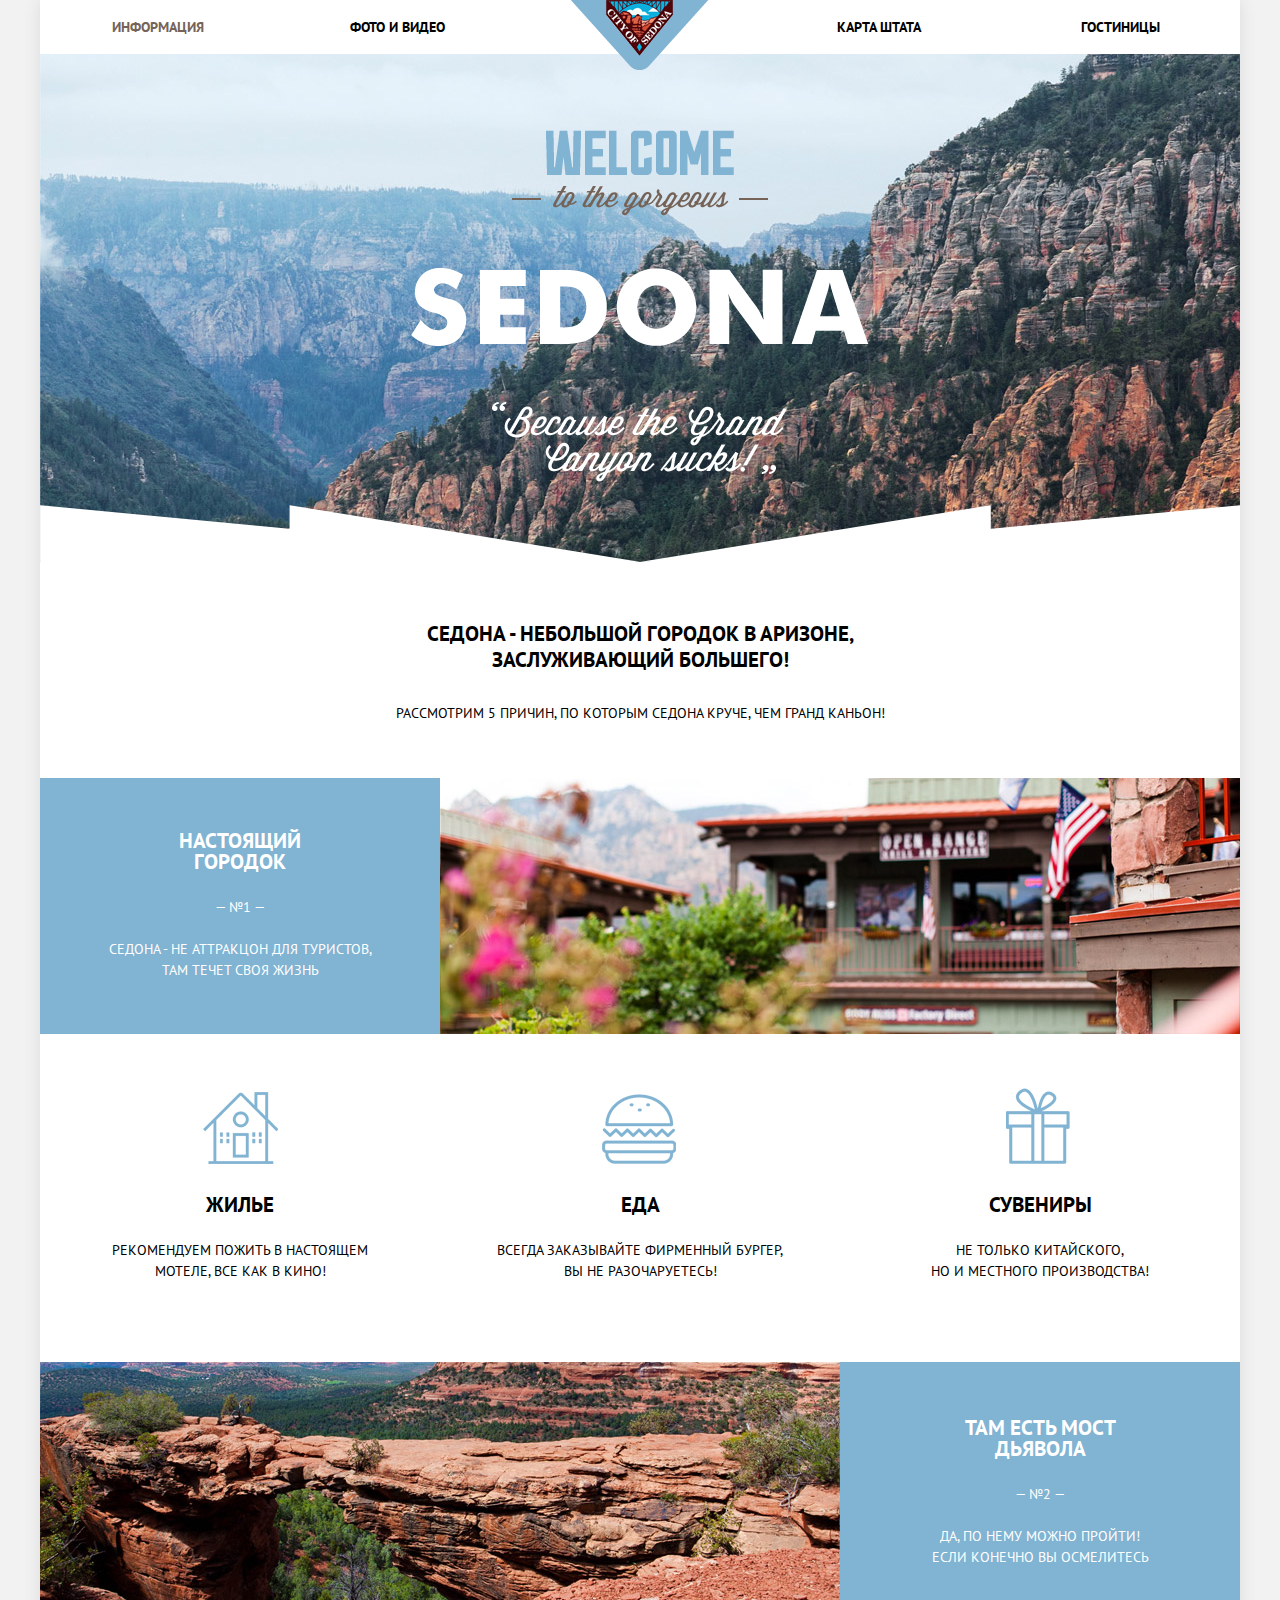
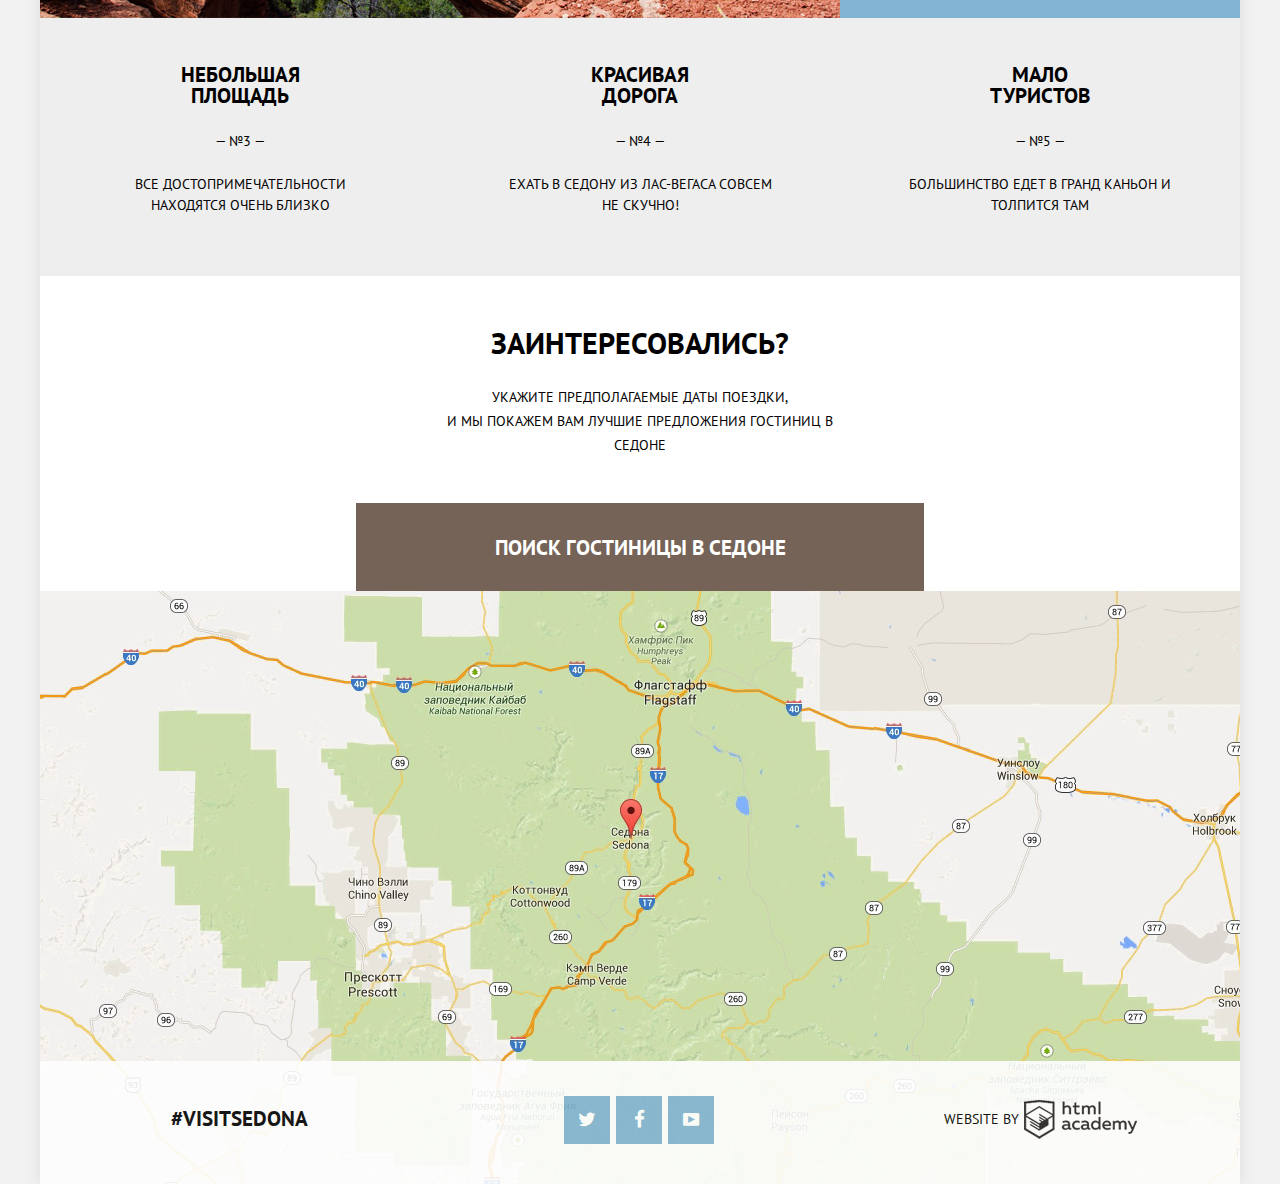
<file: index.html>
<!DOCTYPE html>
<html lang="ru">
    <head>
        <meta charset="utf-8">
        <title>Welcome to Sedona!</title>
        <link rel="stylesheet" type="text/css" href="css/normalize.css">
        <link rel="stylesheet" type="text/css" href="css/style.min.css">
        <link href='https://fonts.googleapis.com/css?family=PT+Sans:400,700&subset=latin,cyrillic' rel='stylesheet' type='text/css'>
    </head>
    <body>
        <div class="container">
            <header>
                <nav class="navigation wrapper">
                    <ul class="clearfix">
                        <li class="navigation-left">
                            <a class="navigation-link margin-item-left navigation-link-active" href="#">Информация</a>
                            <a class="navigation-link" href="#">Фото и видео</a>
                        </li>
                        <li class="header-logo"><img src="img/logo.png" width="138" height="70" alt="logo"></li>
                        <li class="navigation-right">
                            <a class="navigation-link margin-item-right" href="#">Карта штата</a>
                            <a class="navigation-link" href="hotels.html">Гостиницы</a>
                        </li>
                    </ul>
                </nav>
                <div class="header-promo">
                    <img class="header-promo-text" src="img/bg_promo_text.png" width="458" height="352" alt="Welcome to the gorgeous Sedona! Because the Grand Canyon sucks">
                </div>
            </header>
            <main>
                <div class="promo">
                    <h1 class="header-text-bold">Седона - небольшой городок в Аризоне, заслуживающий большего!</h1>
                    <p class="promo-text">Рассмотрим 5 причин, по которым Седона круче, чем Гранд Каньон!</p>
                </div>
                <div class="features">
                    <div class="feature-block clearfix">
                        <div class="feature-description">
                            <h2 class="feature-header">Настоящий городок</h2>
                            <div>— №1 —</div>
                            <p>Седона - не аттракцон для туристов, там течет своя жизнь</p>
                        </div>
                        <div class="feature-pic">
                            <img src="img/bg_block_city.jpg" width="800" height="256" alt="Picture of city">
                        </div>
                    </div>
                    <div class="reasons clearfix">
                        <div class="reason">
                            <h2 class="feature-header reason-house">Жилье</h2>
                            <p>Рекомендуем пожить в настоящем мотеле, все как в кино!</p>
                        </div>
                        <div class="reason">
                            <h2 class="feature-header reason-food">Еда</h2>
                            <p>Всегда заказывайте ФИРМЕННЫЙ БУРГЕР, Вы НЕ разочаруетесь!</p>
                        </div>
                        <div class="reason">
                            <h2 class="feature-header reason-gift">Сувениры</h2>
                            <p class="reason-gift-top">Не только китайского,</p>
                            <p class="reason-gift-bottom">но и местного производства!</p>
                        </div>
                    </div>
                    <div class="feature-block clearfix">
                        <div class="feature-pic">
                            <img src="img/bg_block_bridge.jpg" width="800" height="256" alt="Picture of mountain bridge">
                        </div>
                        <div class="feature-description feature-description-bridge">
                            <h2 class="feature-header">Там есть мост дьявола</h2>
                            <div>— №2 —</div>
                            <p class="feature-text-bridge">Да, по нему можно пройти! Если конечно вы осмелитесь</p>
                        </div>
                    </div>
                    <div class="reasons clearfix">
                        <div class="feature">
                            <h2 class="feature-header">Небольшая площадь</h2>
                            <div>— №3 — </div>
                            <p class="feature-text">ВСЕ достопримечательности находятся очень близко</p>
                        </div>
                        <div class="feature">
                            <h2 class="feature-header">Красивая дорога</h2>
                            <div>— №4 —</div>
                            <p class="feature-text">ЕХАТЬ В СЕДОНУ ИЗ ЛАС-ВЕГАСА совсем не скучно!</p>
                        </div>
                        <div class="feature">
                            <h2 class="feature-header">Мало туристов</h2>
                            <div>— №5 —</div>
                            <p class="feature-text">Большинство едет в гранд каньон и толпится там</p>
                        </div>
                    </div>
                </div>
                <div class="offer">
                    <div class="offer-text">
                        <p class="offer-header">Заинтересовались?</p>
                        <p class="offer-text-top">Укажите предполагаемые даты поездки,</p>
                        <p class="offer-text-bottom">и мы покажем вам лучшие предложения гостиниц в Седоне</p>
                    </div>
                    <div class="offer-form">
                        <a href="offer-form.html" class="offer-form-btn-big header-text-bold btn-brown">Поиск гостиницы в Седоне</a>
                        <form class="offer-form-popup" action="https://echo.sedona.ru" method="post">
                            <div class="form-movein">
                                <label for="date-movein">Дата заезда:</label>
                                <div class="form-date-input-top">
                                    <input type="text" name="movein" id="date-movein">
                                    <button type="button" class="icon-calendar"></button>
                                </div>                                
                            </div>
                            <div class="form-moveout">
                                <label for="date-moveout">Дата выезда:</label>
                                <div class="form-date-input-bottom">
                                    <input type="text" name="moveout" id="date-moveout">
                                    <button type="button" class="icon-calendar"></button>
                                </div>
                            </div>
                            <div class="form-adult-kids">
                                <div class="form-adult">
                                    <label for="adult">взрослые:</label>
                                    <div class="form-adult-input">
                                        <button type="button" class="icon-minus"></button>
                                        <input type="text" value="2" id="adult">
                                        <button type="button" class="icon-plus"></button>
                                    </div>
                                </div>
                                <div class="form-kids">
                                    <label for="kids">дети:</label>
                                    <div class="form-kids-input">
                                        <button type="button" class="icon-minus"></button>
                                        <input type="text" value="0" id="kids">
                                        <button type="button" class="icon-plus"></button>
                                    </div>
                                </div>
                            </div>
                            <div class="offer-form-btn">
                                <input class="offer-form-close header-text-bold btn-blue" type="submit" value="НАЙТИ">
                            </div>
                        </form>
                    </div>
                </div>
            </main>
            <footer>
                <div class="offer-map" id="yandex-map">
                    <div class="footer-container">
                        <div class="wrapper clearfix">
                            <div class="hashtag header-text-bold">
                                <a href="#">#visitsedona</a>
                            </div>
                            <div class="footer-social">
                                <a class="social-btn icon-twitter btn-blue" href="#"></a>
                                <a class="social-btn icon-facebook btn-blue" href="#"></a>
                                <a class="social-btn icon-youtube btn-blue" href="#"></a>
                            </div>
                            <div class="author">
                                <a href="#">WEBSITE BY</a>
                            </div>
                        </div>
                    </div>
                </div>
            </footer>
        </div>
        <script src="js/offer-form-popup.min.js"></script>
        <script type="text/javascript" charset="utf-8" src="https://api-maps.yandex.ru/services/constructor/1.0/js/?sid=YBvOj0jR_fzQ-mVKfm0ZdWY4Skc4Q2Yt&width=1200&height=594&lang=ru_RU&sourceType=constructor&id=yandex-map"></script>
    </body>
</html>
</file>
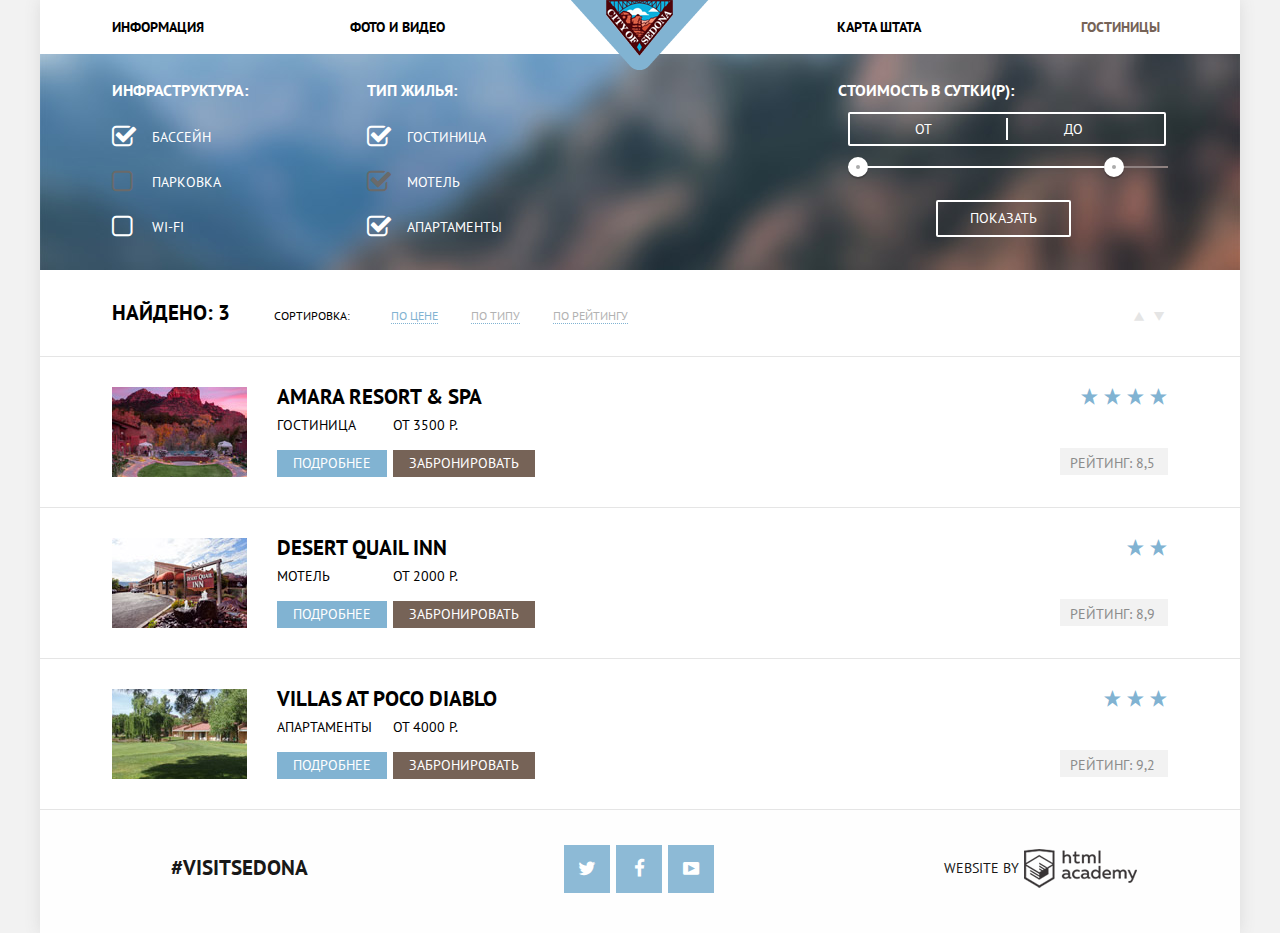
<file: hotels.html>
<!DOCTYPE html>
<html lang="ru">
    <head>
        <meta charset="utf-8">
        <title>Гостиницы - Welcome to Sedona!</title>
        <link rel="stylesheet" type="text/css" href="css/normalize.css">
        <link rel="stylesheet" type="text/css" href="css/style.min.css">
        <link href='https://fonts.googleapis.com/css?family=PT+Sans:400,700&subset=latin,cyrillic' rel='stylesheet' type='text/css'>
    </head>
    <body>
        <div class="container">
            <header>
                <nav class="navigation wrapper">
                        <ul class="clearfix">
                            <li class="navigation-left">
                                <a class="navigation-link margin-item-left" href="index.html">Информация</a>
                                <a class="navigation-link" href="#">Фото и видео</a>
                            </li>
                            <li class="header-logo"><a href="index.html"><img src="img/logo.png" width="138" height="70" alt="logo"></a></li>
                            <li class="navigation-right">
                                <a class="navigation-link margin-item-right" href="#">Карта штата</a>
                                <a class="navigation-link navigation-link-active" href="#">Гостиницы</a>
                            </li>
                        </ul>
                    </nav>
            </header>
            <main>
                <div class="filter">
                    <div class="wrapper clearfix">
                        <form class="clearfix" action="https://echo.sedona.ru" method="get" name="filter-search">
                            <div class="filter-infrastructure">
                                <h3 class="filter-header">Инфраструктура:</h3>
                                <ul class="filter-list">
                                    <li>
                                        <input class="check-icon" type="checkbox" id="pool" checked hidden>
                                        <label class="filter-label" for="pool">Бассейн</label>
                                    </li>
                                    <li>
                                        <input class="check-icon" type="checkbox" id="parking" disabled hidden>
                                        <label class="filter-label" for="parking">Парковка</label>
                                    </li>
                                    <li>
                                        <input class="check-icon" type="checkbox" id="wifi" hidden>
                                        <label class="filter-label" for="wifi">Wi-Fi</label>
                                    </li>
                                </ul>
                            </div>
                            <div class="filter-accommodation-type">
                                <h3 class="filter-header">Тип жилья:</h3>
                                <ul class="filter-list">
                                    <li>
                                        <input class="check-icon" type="checkbox" id="hotel" checked hidden>
                                        <label class="filter-label" for="hotel">Гостиница</label>
                                    </li>
                                    <li>
                                        <input class="check-icon" type="checkbox" id="motel" checked disabled hidden>
                                        <label class="filter-label" for="motel">Мотель</label>
                                    </li>
                                    <li>
                                        <input class="check-icon" type="checkbox" id="apartments" checked hidden>
                                        <label class="filter-label" for="apartments">Апартаменты</label>
                                    </li>
                                </ul>
                            </div>
                            <div class="price-ranger">
                                <div class="price-value">
                                    <h3 class="filter-header">Стоимость в сутки(Р):</h3>
                                    <div class="price-controls">
                                            <label class="price-from" for="price-from">ОТ</label>
                                            <input type="text" name="price-from" id="price-from">
                                            <label class="price-to" for="price-to">ДО</label>
                                            <input type="text" name="price-to" id="price-to">
                                    </div>
                                </div>
                                <div class="range-value">
                                    <div class="scale">
                                        <div class="bar"></div>
                                    </div>
                                    <div class="toggle min-toggle"></div>
                                    <div class="toggle max-toggle"></div>
                                </div>
                                <input class="btn-filter-submit" type="submit" value="Показать">
                            </div>
                        </form>
                    </div>
                </div>
                <div class="filter-value">
                    <div class="wrapper clearfix">
                        <div class="search-result header-text-bold">Найдено: <span class="result header-text-bold">3</span></div>
                        <div class="sort-type">
                            <span class="sort-hotels-title">Сортировка:</span>
                            <a class="sort-hotels-item sort-item-active" href="#">По цене</a>
                            <a class="sort-hotels-item" href="#">По типу</a>
                            <a class="sort-hotels-item" href="#">По рейтингу</a>
                        </div>
                        <div class="ask-desk-icons">
                            <a class="icon-up-dir" href="#"></a>
                            <a class="icon-down-dir sort-item-active" href="#"></a>
                        </div>
                    </div>
                </div>
                <div class="items">
                    <article class="item">
                        <div class="wrapper clearfix">
                            <div class="item-picture">
                                <img src="img/item_amara_resort.jpg" width="135" height="90" alt="Фото гостиницы">
                            </div>
                            <div class="item-description">
                                <a class="item-header header-text-bold" href="#"><h2>Amara Resort & Spa</h2></a>
                                <div class="item-info clearfix">
                                    <span class="item-type">Гостиница</span>
                                    <span class="item-min-price">ОТ 3500 Р.</span>
                                </div>
                                <div class="item-btn clearfix">
                                    <a href="#" class="item-btn-blue btn-blue">ПОДРОБНЕЕ</a>
                                    <a href="#" class="item-btn-brown btn-brown">ЗАБРОНИРОВАТЬ</a>
                                </div>
                            </div>
                            <div class="item-rating">
                                <div class="item-star">
                                    <span class="item-star-rating icon-star"></span>
                                    <span class="item-star-rating icon-star"></span>
                                    <span class="item-star-rating icon-star"></span>
                                    <span class="item-star-rating icon-star"></span>
                                </div>
                                <div class="item-total-rating">Рейтинг: 8,5</div>
                            </div>
                        </div>
                    </article>
                    <article class="item">
                        <div class="wrapper clearfix">
                            <div class="item-picture">
                                    <img src="img/item_desert_quail_inn.jpg" width="135" height="90" alt="Фото гостиницы">
                            </div>
                            <div class="item-description">
                                <a class="item-header header-text-bold" href="#"><h2>Desert Quail Inn</h2></a>
                                <div class="item-info clearfix">
                                    <span class="item-type">Мотель</span>
                                    <span class="item-min-price">ОТ 2000 Р.</span>
                                </div>
                                <div class="item-btn clearfix">
                                    <a href="#" class="item-btn-blue btn-blue">ПОДРОБНЕЕ</a>
                                    <a href="#" class="item-btn-brown btn-brown">ЗАБРОНИРОВАТЬ</a>
                                </div>
                            </div>
                            <div class="item-rating">
                                <div class="item-star">
                                    <span class="item-star-rating icon-star"></span>
                                    <span class="item-star-rating icon-star"></span>
                                </div>
                                <div class="item-total-rating">Рейтинг: 8,9</div>
                            </div>
                        </div>
                    </article>
                    <article class="item">
                        <div class="wrapper clearfix">
                            <div class="item-picture">
                                    <img src="img/item_villas_at_poco_diablo.jpg" width="135" height="90" alt="Фото гостиницы">
                            </div>
                            <div class="item-description">
                                <a class="item-header header-text-bold" href="#"><h2>Villas at Poco Diablo</h2></a>
                                <div class="item-info clearfix">
                                    <span class="item-type">Апартаменты</span>
                                    <span class="item-min-price">ОТ 4000 Р.</span>
                                </div>
                                <div class="item-btn clearfix">
                                    <a href="#" class="item-btn-blue btn-blue">ПОДРОБНЕЕ</a>
                                    <a href="#" class="item-btn-brown btn-brown">ЗАБРОНИРОВАТЬ</a>
                                </div>
                            </div>
                            <div class="item-rating">
                                <div class="item-star">
                                    <span class="item-star-rating icon-star"></span>
                                    <span class="item-star-rating icon-star"></span>
                                    <span class="item-star-rating icon-star"></span>
                                </div>
                                <div class="item-total-rating">Рейтинг: 9,2</div>
                            </div>
                        </div>
                    </article>
                </div>
            </main>
            <footer>
                <div class="footer-hotels">
                    <div class="footer-container">
                        <div class="wrapper clearfix">
                            <div class="hashtag header-text-bold">
                                <a href="#">#visitsedona</a>
                            </div>
                            <div class="footer-social">
                                <a class="social-btn icon-twitter btn-blue" href="#"></a>
                                <a class="social-btn icon-facebook btn-blue" href="#"></a>
                                <a class="social-btn icon-youtube btn-blue" href="#"></a>
                            </div>
                            <div class="author">
                                <a href="#">WEBSITE BY</a>
                            </div>
                        </div>
                    </div>
                </div>
            </footer>
        </div>
    </body>
</html>
</file>
<file: css/style.min.css>
body{min-width:1200px;background:#f2f2f2;color:#000;text-transform:uppercase;font-family:"PT Sans","Arial",sans-serif;font-size:14px;font-weight:400;line-height:21px}h1,h2{color:#000;font-size:21px;line-height:26px}h2{margin:0}img{max-width:100%;height:auto}.container{width:1200px;margin:0 auto;background:#fff;box-shadow:0 0 15px #dbdbdb}.wrapper{width:1056px;margin:0 auto}.clearfix:after{display:table;clear:both;content:""}@font-face{font-family:"symbols-sedona";font-weight:400;font-style:normal;src:url("../fonts/symbols-sedona.woff") format("woff"),url("../fonts/symbols-sedona.woff2") format("woff2")}[class*=" icon-"]::before,[class^=icon-]::before{display:inline-block;width:1em;margin-right:.2em;margin-left:.2em;text-align:center;text-decoration:inherit;text-transform:none;font-family:"symbols-sedona";font-weight:400;font-style:normal;font-variant:normal;line-height:1em;speak:none}.icon-facebook::before{content:"\66"}.icon-twitter::before{content:"\74"}.icon-up-dir::before{content:"\25b2"}.icon-down-dir::before{content:"\25bc"}.icon-star::before{content:"\2605"}.icon-check-off::before{content:"\2610"}.icon-check-on::before{content:"\2611"}.icon-calendar::before{content:"\e800"}.icon-plus::before{content:"\e801"}.icon-minus::before{content:"\e802"}.icon-youtube::before{content:"\f39e"}nav{position:relative}.header-logo{position:absolute;top:0;right:0;bottom:0;left:0;z-index:1;width:138px;margin:0 auto}.navigation ul{margin:0;padding:0;list-style:none}.navigation-link{display:inline-block;margin-right:148px;padding:14px 0;color:#000;vertical-align:top;text-decoration:none;font-size:14px;font-weight:700;line-height:26px}.navigation-link:last-child{margin-right:0}.margin-item-left{margin-right:146px}.margin-item-right{margin-right:160px}.navigation-link:hover{color:#81b3d2}.navigation-link:active{color:#b2b2b2}.navigation-link-active{color:#766357}.navigation-link-active:hover{color:#604e43}.navigation-link-active:active{color:#d6d0cc}.navigation-left{float:left;width:345px;font-size:0}.navigation-right{float:right;width:331px;font-size:0}.header-promo{position:relative;min-height:508px;background:#e5f2fa url(../img/bg_promo_img.jpg) no-repeat 0 0}.header-promo-text{position:absolute;top:0;right:0;bottom:0;left:0;width:auto;max-width:100%;height:auto;max-height:100%;margin:76px auto auto}.header-promo:after{position:absolute;bottom:-6px;display:block;content:url(../img/bg_promo_decor.png)}.header-text-bold{text-decoration:none;font-size:21px;font-weight:700;line-height:26px}.promo{width:500px;margin:0 auto;padding:45px 0;text-align:center}.promo-text{margin:30px 0 9px}.feature-block{min-height:256px}.feature-description{float:left;width:290px;min-height:152px;padding:52px 55px;background:#81b3d2;color:#fff;text-align:center}.feature-description-bridge{padding:55px 55px 49px}.feature-pic{position:relative;float:left;width:800px;height:256px;background:#81b3d2}.feature-pic img{position:absolute;top:0;right:0;bottom:0;left:0;max-width:100%;max-height:100%;margin:auto}.feature-description .feature-header{color:#fff}.reasons{font-size:0}.reason{position:relative;display:inline-block;width:286px;padding:160px 57px 66px;text-align:center;vertical-align:top;font-size:14px}.reason-gift-top{margin-bottom:0}.reason-gift-bottom{margin-top:0}.reason-house:before{position:absolute;top:58px;left:163px;display:block;content:url(../img/icon_house.png)}.reason-food:before,.reason-gift:before{position:absolute;top:60px;left:162px;display:block;content:url(../img/icon_food.png)}.reason-gift:before{top:54px;left:166px;content:url(../img/icon_gift.png)}.feature{display:inline-block;width:268px;padding:46px 66px 60px;background:#eee;text-align:center;vertical-align:top;font-size:14px}.feature-header{margin-bottom:25px;padding:0 69px;font-size:21px;line-height:21px}.feature-text{margin:22px 0 0}.feature-text-bridge{padding:0 30px}.feature-description p{margin:21px 0 0}.offer{z-index:1500;min-height:100px;background:#fff}.offer-text{width:440px;margin:0 auto;padding:50px 0 32px;text-align:center;line-height:24px}.offer-header{margin-top:5px;font-size:30px;font-weight:700;line-height:24px}.offer-text-top{margin-bottom:0}.offer-text-bottom{margin-top:0}.offer-form{position:relative;width:568px;margin:0 auto}.offer-form-btn-big{display:block;width:390px;min-height:18px;padding:32px 89px 29px;background:#766357;color:#fff;text-align:center}.offer-form-popup{position:absolute;display:none;width:458px;margin:inherit;padding:55px;background:#fff}.offer-form-popup-show{z-index:1000;display:block;animation:form-open .5s}@keyframes form-open{0%{transform:translateY(-395px)}to{transform:translateY(0)}}.offer-form-popup label{text-transform:uppercase;font-family:"PT Sans","Arial",sans-serif;font-size:14px;font-weight:700;line-height:21px}.form-adult-input,.form-date-input-bottom,.form-date-input-top,.form-kids-input{position:relative;display:inline-block;width:322px;margin-left:24px;vertical-align:bottom}.form-adult-input,.form-date-input-bottom,.form-kids-input{margin-left:20px}.form-movein input[type=text],.form-moveout input[type=text]{width:322px;height:14px;padding:12px;outline:none;border:none;background:0 0;background:#f2f2f2;-webkit-box-shadow:none;-moz-box-shadow:none;box-shadow:none;text-transform:uppercase;font-family:"PT Sans","Arial",sans-serif;font-size:14px;font-weight:700;line-height:26px}.form-adult-input,.form-kids-input{width:114px;margin-left:43px}.form-kids-input{margin-left:26px}.form-adult-kids input[type=text]{width:46px;height:14px;padding:13px 34px 11px;outline:none;border:none;background:0 0;background:#f2f2f2;-webkit-box-shadow:none;-moz-box-shadow:none;box-shadow:none;text-align:center;font-family:"PT Sans","Arial",sans-serif;font-size:14px;font-weight:700;line-height:26px}.form-adult-kids input[type=text]:hover,.form-movein input[type=text]:hover,.form-moveout input[type=text]:hover{background:#ebebeb}.form-movein input[type=text]:active,.form-movein input[type=text]:focus,.form-moveout input[type=text]:active,.form-moveout input[type=text]:focus{width:322px;height:10px;padding:12px 10px;border:2px solid #e5e5e5;background:#fff}.icon-calendar,.icon-minus,.icon-plus{position:absolute;top:6px;left:305px;outline:none;border:none;background:0 0;-webkit-box-shadow:none;-moz-box-shadow:none;box-shadow:none;color:#a9a9a9;font-size:21px}.icon-minus,.icon-plus{top:10px;left:2px;font-size:14px}.form-kids .icon-minus{left:6px}.icon-plus{left:77px}.form-kids .icon-plus{left:81px}.form-adult-kids button:hover,.form-movein button:hover,.form-moveout button:hover{color:#000}.form-adult-kids button:active,.form-movein button:active,.form-moveout button:active{color:#81b3d2}.form-adult-kids,.form-movein,.form-moveout{position:relative;width:auto;min-height:38px;margin-bottom:29px;font-size:0}.form-adult-kids{margin-bottom:55px}.form-adult,.form-kids{display:inline-block;vertical-align:top}.form-adult{margin-right:51px}.offer-form-btn input[type=submit]{width:458px;min-height:26px;margin:0 auto;padding:16px 58px;outline:none;border:none;text-align:center;vertical-align:middle}.btn-brown{background:#766357;color:#fff;text-decoration:none}.btn-brown:hover{background:#604e43;color:#fff}.btn-brown:active{background:#503e33;color:#857871}.btn-blue{background:#81b3d2;color:#fff;text-decoration:none}.btn-blue:hover{background:#669ec0}.btn-blue:active{background:#5496bd;color:#88b6d1}.filter{min-height:216px;background:#406c90 url(../img/bg_filter_mate.jpg) no-repeat}.filter-list{margin:0;padding:0;list-style:none}.filter-header{margin:26px 0}.filter-infrastructure{margin-right:80px}.filter-accommodation-type,.filter-infrastructure{float:left;width:175px;color:#fff;font-size:14px;line-height:21px}.filter-label{padding:5px 0}.check-icon+label:before{display:inline-block;margin-right:20px;margin-bottom:25px;border-radius:2px;color:#fff;content:"\2610";vertical-align:top;font-family:"symbols-sedona";font-size:26px;line-height:20px}.check-icon:checked+label:before{display:inline-block;margin-right:16px;margin-bottom:25px;border-radius:2px;color:#fff;content:"\2611";vertical-align:top;font-family:"symbols-sedona";font-size:26px;line-height:20px}.check-icon:checked:disabled+label:before,.check-icon:disabled+label:before{color:#6a6a6a}.price-ranger{float:right;width:330px;color:#fff}.price-value{width:328px}.price-value .filter-header{margin-bottom:11px}.price-controls{position:relative;box-sizing:border-box;width:318px;height:34px;margin-bottom:20px;margin-left:10px;border:2px solid #fff;border-radius:2px;font-size:0}.price-controls:after{position:absolute;top:50%;left:50%;width:2px;height:22px;background:#fff;content:"";-webkit-transform:translate(-50%,-50%);-ms-transform:translate(-50%,-50%);transform:translate(-50%,-50%)}.price-controls label{display:inline-block;cursor:pointer;vertical-align:top;font-size:14px;line-height:30px}.price-controls .price-from,.price-controls .price-to{width:19px;padding-left:65px}.price-controls input{width:57px;margin:0;padding:0 4px;outline:none;border:none;background:0 0;color:inherit;font-family:"PT Sans","Arial",sans-serif;font-size:14px;line-height:30px}.range-value{position:relative;margin-bottom:32px;margin-left:10px}.range-value .scale{width:100%;height:2px;background-color:#8e8180}.range-value .bar{width:80%;height:2px;background:#fff}.toggle{position:absolute;top:-9px;width:4px;height:4px;border:8px solid #fff;border-radius:50%;background:#ababab;box-shadow:0 2px 1px 0 rgba(0,1,1,.2);cursor:pointer}.toggle:hover{background:#1c4f80}.max-toggle{left:80%}.btn-filter-submit{display:block;width:135px;min-height:12px;margin:0 auto;padding:6px 0;outline:none;border:2px solid #fff;border-radius:2px;background:0 0;color:#fff;cursor:pointer;text-align:center;text-transform:uppercase;font-size:14px;line-height:21px}.btn-filter-submit:hover{background:#fff;color:#000}.filter-value{padding:30px 0 29px;border-bottom:1px solid #e5e5e5}.search-result{float:left;width:135px;margin-right:27px}.sort-type{float:left;width:430px;padding:5px 0 0}.sort-hotels-item,.sort-hotels-title{margin-right:37px;font-size:12px;line-height:18px}.sort-hotels-item{margin-right:29px;border-bottom:1px dotted #81b3d2;color:#b2b2b2;text-decoration:none}.sort-hotels-item:hover{color:#81b3d2}.sort-hotels-item:active{border:none;color:#000}.ask-desk-icons{float:right;width:42px;padding:5px 2px 0 0;font-size:0}.ask-desk-icons a{display:inline-block;width:20px;color:#e5e5e5;text-align:center;vertical-align:top;text-decoration:none;font-size:22px}.ask-desk-icons a:hover{color:#000}.ask-desk-icons a:active{color:#81b4d3}.item-header:hover,.sort-item-active{color:#81b3d2}.item{padding:30px 0;border-bottom:1px solid #e5e5e5}.item-picture img{position:absolute;top:0;right:0;bottom:0;left:0;width:auto;max-width:100%;height:auto;max-height:100%;margin:auto}.item-picture{position:relative;float:left;width:135px;min-height:90px;margin-right:30px}.item-header{color:#000;text-decoration:none}.item-header:active{color:#b2b2b2}.item-description{float:left;width:760px}.item-description h2{margin-bottom:8px;font-size:21px;line-height:20px}.item-info{width:258px;margin:0;font-size:0}.item-min-price,.item-type{display:inline-block;width:110px;vertical-align:top;font-size:14px}.item-type{margin-right:6px;margin-bottom:14px}.item-min-price{margin:0}.item-btn{width:760px;font-size:14px}.item-btn-blue{margin-right:6px}.item-btn-blue,.item-btn-brown{float:left;min-height:15px;padding:3px 16px}.item-rating{float:right;width:120px}.item-star{width:120px;margin-top:-1px;font-size:0}.item-star-rating{display:inline-block;float:right;width:23px;color:#81b3d2;vertical-align:top;font-size:19px;line-height:21px}.icon-star::before{margin-right:0}.item-total-rating{float:right;width:88px;height:17px;margin-top:41px;padding:5px 10px;background:#f2f2f2;color:#8b8b8b}.offer-map{position:relative;width:1200px;min-height:594px;background:#94ba52 url(../img/offer_map.jpg) no-repeat}.footer-hotels{position:relative;min-height:123px}.footer-container{position:absolute;bottom:0;z-index:10;width:1200px;padding:35px 0;background:#fefefe;opacity:.9}.hashtag{float:left;width:145px;margin-top:10px;margin-right:248px;margin-left:59px}.hashtag a,.social-btn{color:#000;text-decoration:none}.footer-social{float:left;width:160px;font-size:0}.social-btn{display:inline-block;width:46px;height:22px;margin-right:6px;margin-bottom:5px;padding:13px 0;background:#81b3d2;color:#fff;text-align:center;vertical-align:middle;font-size:19px;line-height:20px}.author{float:right;width:195px;margin-right:29px}.author a{display:block;width:195px;height:39px;padding-top:13px;background:url(../img/author_logo_only.png) no-repeat 80px 4px;color:#000;text-align:left;vertical-align:middle;text-decoration:none}.author a:hover{background:url(../img/author_logo_hvr.png) no-repeat 80px 4px}.author a:active{background:url(../img/author_logo_down.png) no-repeat 80px 4px}
</file>
